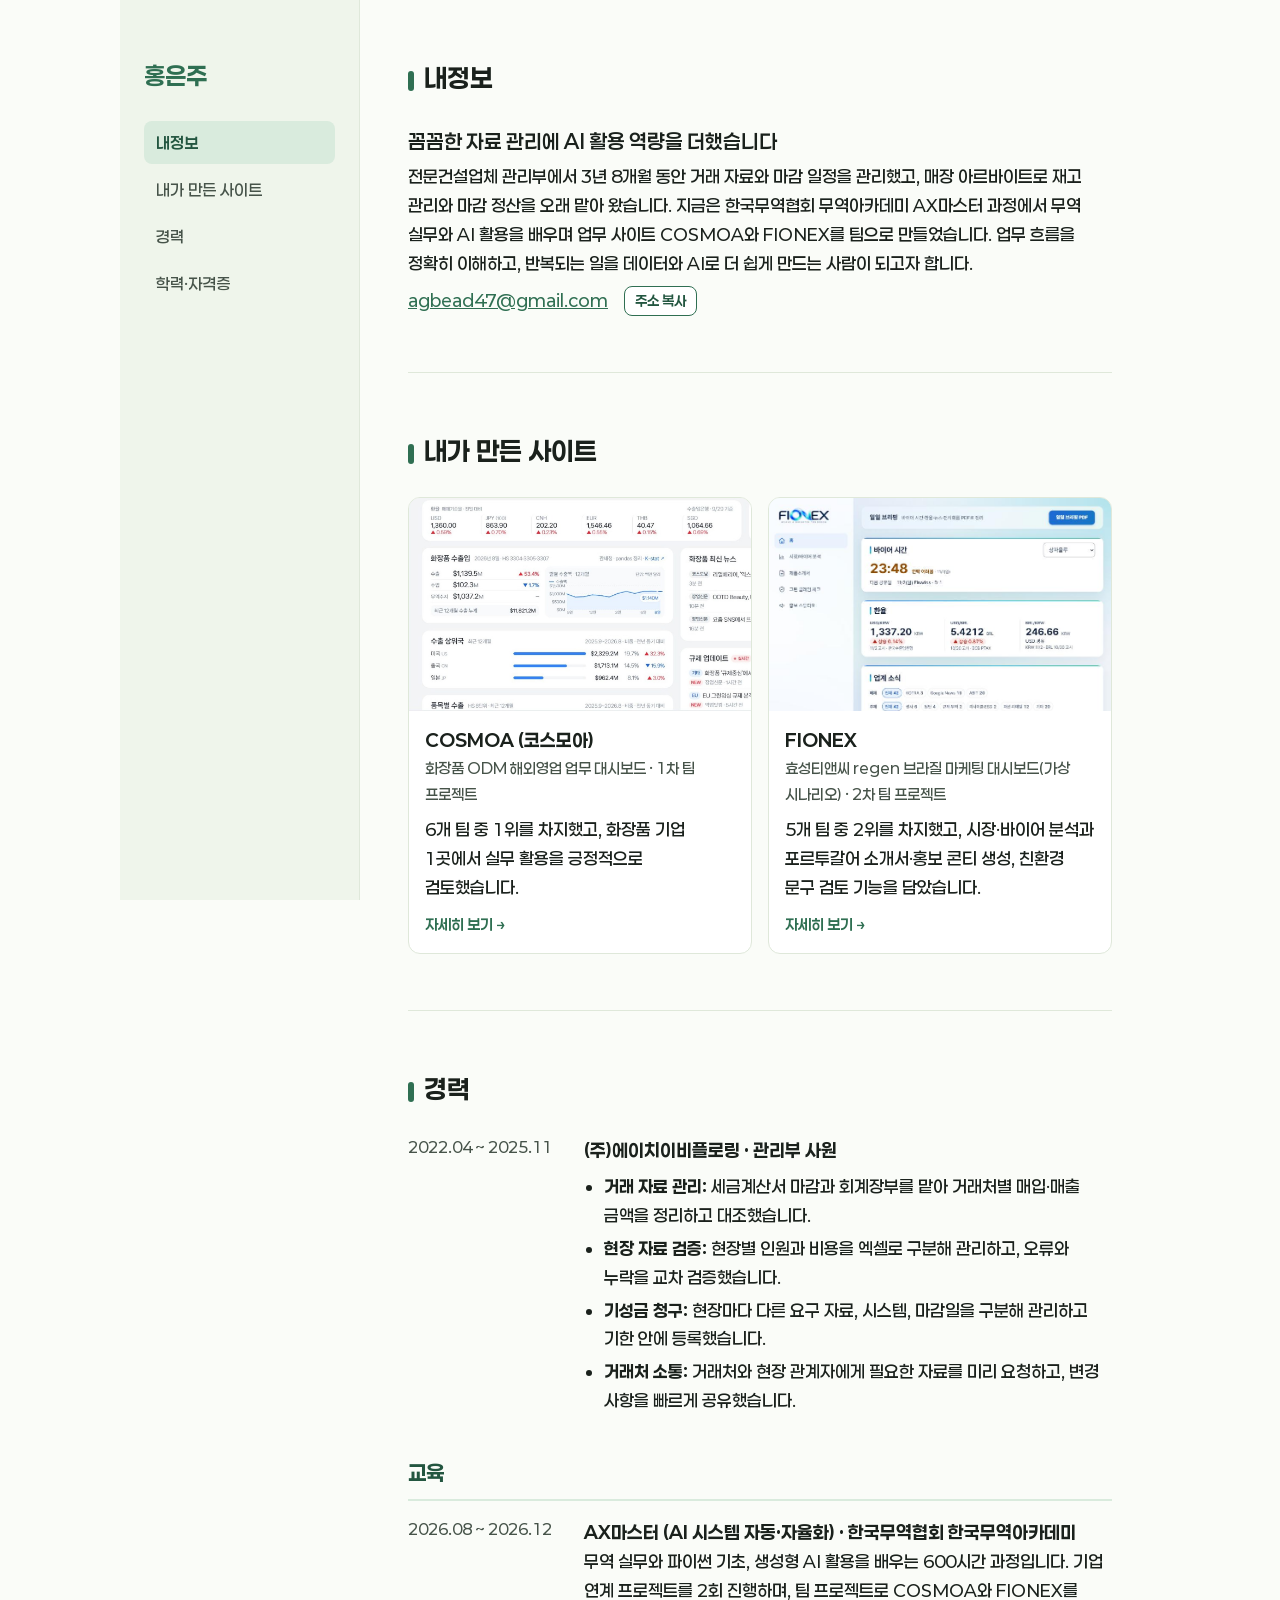
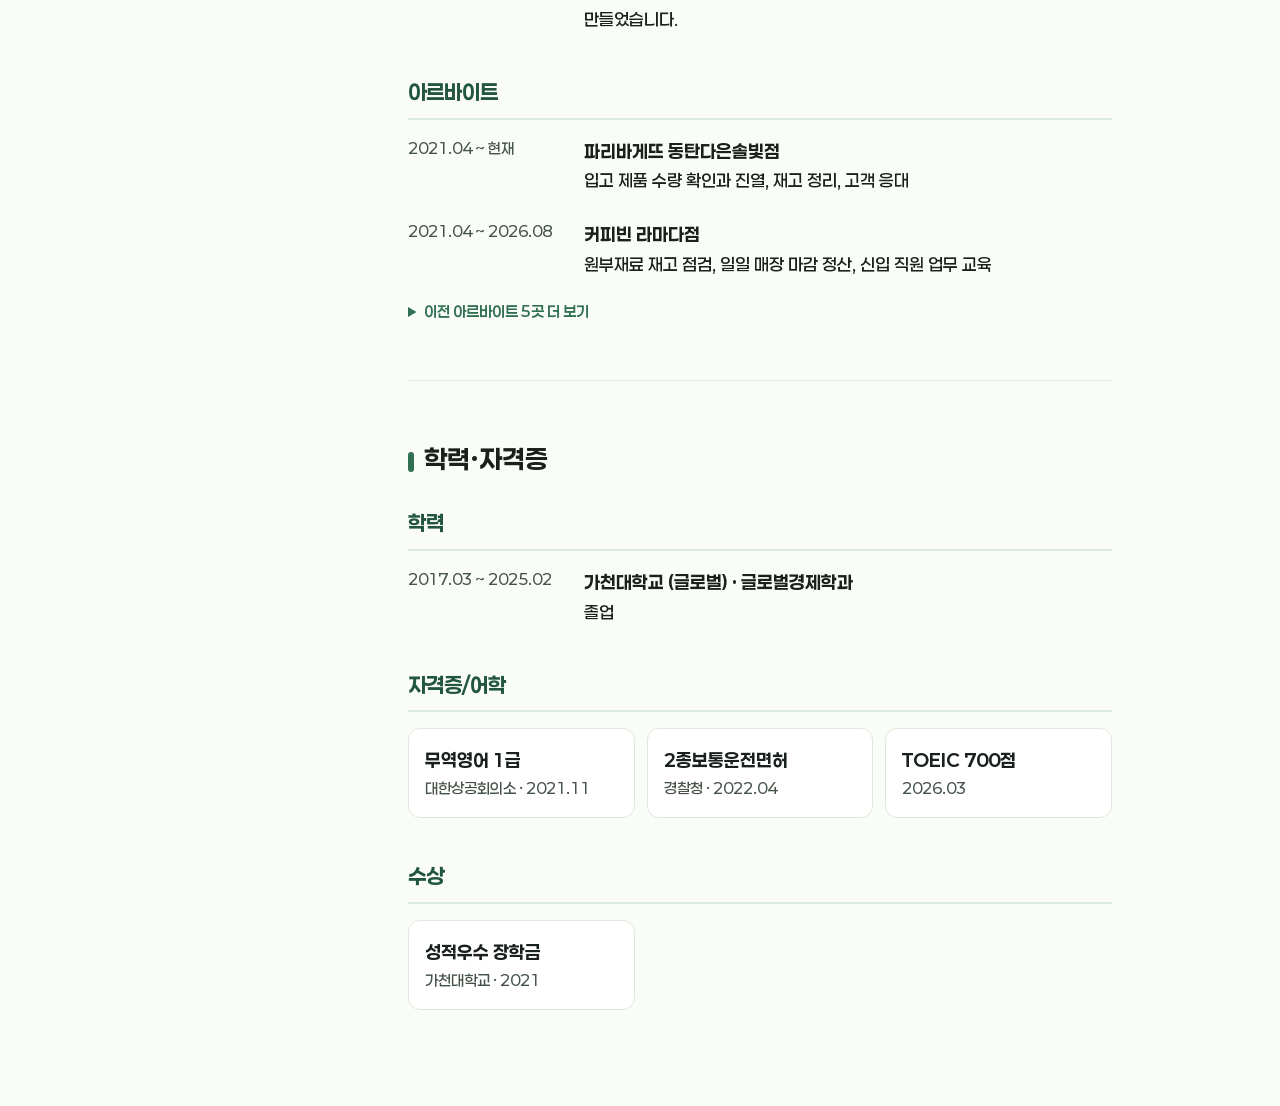
<file: index.html>
<!doctype html>
<html lang="ko">
<head>
  <meta charset="utf-8">
  <meta name="viewport" content="width=device-width, initial-scale=1">
  <title>홍은주 포트폴리오</title>
  <meta name="description" content="홍은주의 소개, 경력, 자격증과 어학, 직접 만든 사이트를 담은 포트폴리오입니다.">
  <link rel="stylesheet" href="style.css">
</head>
<body>
  <div class="layout">
    <header class="sidebar">
      <a class="name" href="#about">홍은주</a>
      <nav class="nav" aria-label="메뉴">
        <a href="#about">내정보</a>
        <a href="#sites">내가 만든 사이트</a>
        <a href="#career">경력</a>
        <a href="#certificates">학력·자격증</a>
      </nav>
    </header>

    <main>
      <section id="about">
        <h2>내정보</h2>
        <div class="profile">
          <!-- 사진을 넣으려면 images/profile.jpg로 저장하고 이 자리에 <img class="photo" src="images/profile.jpg" alt="홍은주 사진"> 을 넣어주세요 -->
          <div>
            <p class="headline">꼼꼼한 자료 관리에 AI 활용 역량을 더했습니다</p>
            <p>전문건설업체 관리부에서 3년 8개월 동안 거래 자료와 마감 일정을 관리했고, 매장 아르바이트로 재고 관리와 마감 정산을 오래 맡아 왔습니다. 지금은 한국무역협회 무역아카데미 AX마스터 과정에서 무역 실무와 AI 활용을 배우며 업무 사이트 COSMOA와 FIONEX를 팀으로 만들었습니다. 업무 흐름을 정확히 이해하고, 반복되는 일을 데이터와 AI로 더 쉽게 만드는 사람이 되고자 합니다.</p>
            <div class="contact">
              <a href="mailto:agbead47@gmail.com">agbead47@gmail.com</a>
              <button class="copy-email" type="button" data-email="agbead47@gmail.com" aria-live="polite">주소 복사</button>
            </div>
          </div>
        </div>
      </section>

      <section id="sites">
        <h2>내가 만든 사이트</h2>
        <div class="sites">
          <!--
            사이트를 추가하려면 sites 폴더의 상세 페이지를 복사해 내용을 바꾸고, 아래 site 묶음도 복사해 href를 연결하세요.
            캡처 화면은 images/sites/에 저장해 img의 src를 바꿔주세요.
          -->
          <a class="site" href="sites/cosmoa.html">
            <img class="thumb" src="images/sites/cosmoa.jpg" alt="COSMOA 홈 화면">
            <div class="site-body">
              <h3>COSMOA (코스모아)</h3>
              <p class="muted">화장품 ODM 해외영업 업무 대시보드 · 1차 팀 프로젝트</p>
              <p class="site-text">6개 팀 중 1위를 차지했고, 화장품 기업 1곳에서 실무 활용을 긍정적으로 검토했습니다.</p>
              <p class="site-more">자세히 보기 →</p>
            </div>
          </a>
          <a class="site" href="sites/fionex.html">
            <img class="thumb" src="images/sites/fionex.jpg" alt="FIONEX 홈 화면">
            <div class="site-body">
              <h3>FIONEX</h3>
              <p class="muted">효성티앤씨 regen 브라질 마케팅 대시보드(가상 시나리오) · 2차 팀 프로젝트</p>
              <p class="site-text">5개 팀 중 2위를 차지했고, 시장·바이어 분석과 포르투갈어 소개서·홍보 콘티 생성, 친환경 문구 검토 기능을 담았습니다.</p>
              <p class="site-more">자세히 보기 →</p>
            </div>
          </a>
        </div>
      </section>

      <section id="career">
        <h2>경력</h2>
        <div class="career">
          <!-- 경력을 추가하려면 career-item 묶음을 복사하세요 -->
          <div class="career-item">
            <p class="muted">2022.04 ~ 2025.11</p>
            <div>
              <h3>(주)에이치이비플로링 · 관리부 사원</h3>
              <ul class="career-points">
                <li><strong>거래 자료 관리:</strong> 세금계산서 마감과 회계장부를 맡아 거래처별 매입·매출 금액을 정리하고 대조했습니다.</li>
                <li><strong>현장 자료 검증:</strong> 현장별 인원과 비용을 엑셀로 구분해 관리하고, 오류와 누락을 교차 검증했습니다.</li>
                <li><strong>기성금 청구:</strong> 현장마다 다른 요구 자료, 시스템, 마감일을 구분해 관리하고 기한 안에 등록했습니다.</li>
                <li><strong>거래처 소통:</strong> 거래처와 현장 관계자에게 필요한 자료를 미리 요청하고, 변경 사항을 빠르게 공유했습니다.</li>
              </ul>
            </div>
          </div>
        </div>

        <div class="group">
          <h3 class="group-title">교육</h3>
          <div class="career-item">
            <p class="muted">2026.08 ~ 2026.12</p>
            <div>
              <h3>AX마스터 (AI 시스템 자동·자율화) · 한국무역협회 한국무역아카데미</h3>
              <p>무역 실무와 파이썬 기초, 생성형 AI 활용을 배우는 600시간 과정입니다. 기업 연계 프로젝트를 2회 진행하며, 팀 프로젝트로 COSMOA와 FIONEX를 만들었습니다.</p>
            </div>
          </div>
        </div>

        <div class="group">
          <h3 class="group-title">아르바이트</h3>
          <div class="career">
            <div class="career-item">
              <p class="muted">2021.04 ~ 현재</p>
              <div>
                <h3>파리바게뜨 동탄다은솔빛점</h3>
                <p>입고 제품 수량 확인과 진열, 재고 정리, 고객 응대</p>
              </div>
            </div>
            <div class="career-item">
              <p class="muted">2021.04 ~ 2026.08</p>
              <div>
                <h3>커피빈 라마다점</h3>
                <p>원부재료 재고 점검, 일일 매장 마감 정산, 신입 직원 업무 교육</p>
              </div>
            </div>
          </div>
          <details class="more-career">
            <summary>이전 아르바이트 5곳 더 보기</summary>
            <div class="career">
            <div class="career-item">
              <p class="muted">2021.03 ~ 2022.04</p>
              <div>
                <h3>데일리 PC방</h3>
                <p>식음료 재고 정리와 소진 품목 보충, 매장 마감 정산, 고객 응대</p>
              </div>
            </div>
            <div class="career-item">
              <p class="muted">2020.09 ~ 2021.03</p>
              <div>
                <h3>포박 센트럴파크점</h3>
                <p>홀 운영과 주문 관리, 매장 정리, 고객 응대</p>
              </div>
            </div>
            <div class="career-item">
              <p class="muted">2019.08 ~ 2021.03</p>
              <div>
                <h3>가장맛있는 족발 동탄북광장점</h3>
                <p>주문 접수와 포장 출고, 홀 운영 지원, 고객 응대</p>
              </div>
            </div>
            <div class="career-item">
              <p class="muted">2017.08 ~ 2019.07</p>
              <div>
                <h3>아이탐스 PC방</h3>
                <p>식음료 재고 정리와 보충, 매장 관리, 고객 응대</p>
              </div>
            </div>
            <div class="career-item">
              <p class="muted">2016.11 ~ 2017.08</p>
              <div>
                <h3>오구쌀피자</h3>
                <p>식재료 입고 확인과 선입선출 관리, 제품 제조, 주방 위생관리</p>
              </div>
            </div>
            </div>
          </details>
        </div>
      </section>

      <section id="certificates">
        <h2>학력·자격증</h2>
        <div class="group">
          <h3 class="group-title">학력</h3>
          <div class="career-item">
            <p class="muted">2017.03 ~ 2025.02</p>
            <div>
              <h3>가천대학교 (글로벌) · 글로벌경제학과</h3>
              <p>졸업</p>
            </div>
          </div>
        </div>

        <div class="group">
          <h3 class="group-title">자격증/어학</h3>
          <div class="cards">
            <!-- 항목을 추가하려면 card 묶음을 복사하세요 -->
            <div class="card">
              <h3>무역영어 1급</h3>
              <p class="muted">대한상공회의소 · 2021.11</p>
            </div>
            <div class="card">
              <h3>2종보통운전면허</h3>
              <p class="muted">경찰청 · 2022.04</p>
            </div>
            <div class="card">
              <h3>TOEIC 700점</h3>
              <p class="muted">2026.03</p>
            </div>
          </div>
        </div>

        <div class="group">
          <h3 class="group-title">수상</h3>
          <div class="cards">
            <div class="card">
              <h3>성적우수 장학금</h3>
              <p class="muted">가천대학교 · 2021</p>
            </div>
          </div>
        </div>
      </section>
    </main>
  </div>

  <script src="script.js"></script>
</body>
</html>
</file>
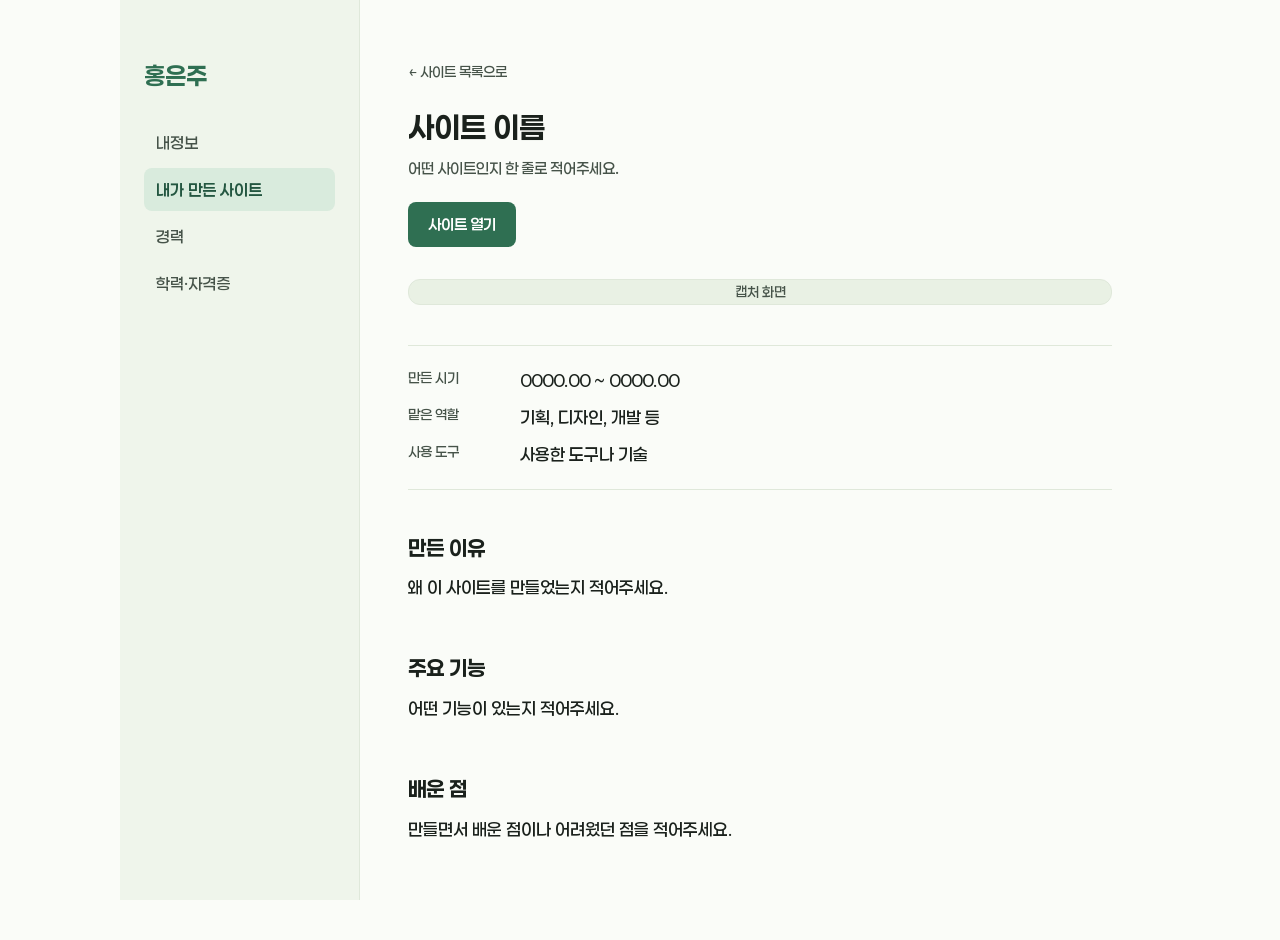
<file: drafts/site1.html>
<!doctype html>
<html lang="ko">
<head>
  <meta charset="utf-8">
  <meta name="viewport" content="width=device-width, initial-scale=1">
  <title>사이트 이름 | 홍은주 포트폴리오</title>
  <meta name="description" content="어떤 사이트인지 한 줄로 적어주세요.">
  <link rel="stylesheet" href="../style.css">
</head>
<body>
  <div class="layout">
    <header class="sidebar">
      <a class="name" href="../index.html">홍은주</a>
      <nav class="nav" aria-label="메뉴">
        <a href="../index.html#about">내정보</a>
        <a class="active" href="../index.html#sites" aria-current="true">내가 만든 사이트</a>
        <a href="../index.html#career">경력</a>
        <a href="../index.html#certificates">학력·자격증</a>
      </nav>
    </header>

    <main>
      <a class="back" href="../index.html#sites">← 사이트 목록으로</a>

      <h1>사이트 이름</h1>
      <p class="muted detail-summary">어떤 사이트인지 한 줄로 적어주세요.</p>
      <!-- href에 실제 사이트 주소를 넣어주세요 -->
      <a class="button" href="#" target="_blank" rel="noopener">사이트 열기</a>

      <!-- 캡처 화면이 준비되면 아래 줄을 <img class="thumb detail-image" src="../images/sites/site1.jpg" alt="사이트 이름 화면"> 으로 바꿔주세요 -->
      <div class="thumb detail-image">캡처 화면</div>

      <dl class="detail-info">
        <dt>만든 시기</dt>
        <dd>0000.00 ~ 0000.00</dd>
        <dt>맡은 역할</dt>
        <dd>기획, 디자인, 개발 등</dd>
        <dt>사용 도구</dt>
        <dd>사용한 도구나 기술</dd>
      </dl>

      <div class="detail-text">
        <div>
          <h2>만든 이유</h2>
          <p>왜 이 사이트를 만들었는지 적어주세요.</p>
        </div>
        <div>
          <h2>주요 기능</h2>
          <p>어떤 기능이 있는지 적어주세요.</p>
        </div>
        <div>
          <h2>배운 점</h2>
          <p>만들면서 배운 점이나 어려웠던 점을 적어주세요.</p>
        </div>
      </div>
    </main>
  </div>

  <script src="../script.js"></script>
</body>
</html>
</file>
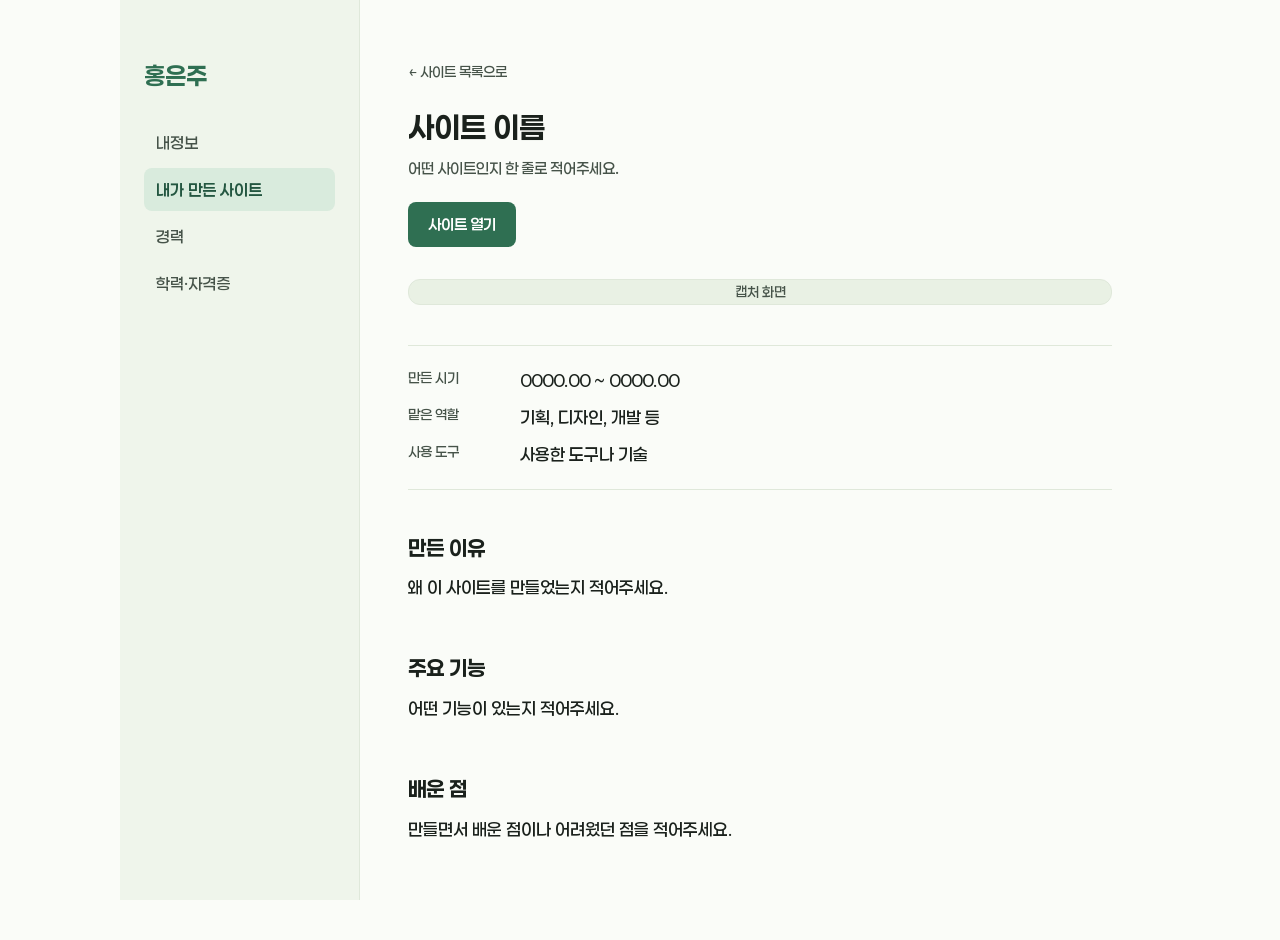
<file: drafts/site2.html>
<!doctype html>
<html lang="ko">
<head>
  <meta charset="utf-8">
  <meta name="viewport" content="width=device-width, initial-scale=1">
  <title>사이트 이름 | 홍은주 포트폴리오</title>
  <meta name="description" content="어떤 사이트인지 한 줄로 적어주세요.">
  <link rel="stylesheet" href="../style.css">
</head>
<body>
  <div class="layout">
    <header class="sidebar">
      <a class="name" href="../index.html">홍은주</a>
      <nav class="nav" aria-label="메뉴">
        <a href="../index.html#about">내정보</a>
        <a class="active" href="../index.html#sites" aria-current="true">내가 만든 사이트</a>
        <a href="../index.html#career">경력</a>
        <a href="../index.html#certificates">학력·자격증</a>
      </nav>
    </header>

    <main>
      <a class="back" href="../index.html#sites">← 사이트 목록으로</a>

      <h1>사이트 이름</h1>
      <p class="muted detail-summary">어떤 사이트인지 한 줄로 적어주세요.</p>
      <!-- href에 실제 사이트 주소를 넣어주세요 -->
      <a class="button" href="#" target="_blank" rel="noopener">사이트 열기</a>

      <!-- 캡처 화면이 준비되면 아래 줄을 <img class="thumb detail-image" src="../images/sites/site2.jpg" alt="사이트 이름 화면"> 으로 바꿔주세요 -->
      <div class="thumb detail-image">캡처 화면</div>

      <dl class="detail-info">
        <dt>만든 시기</dt>
        <dd>0000.00 ~ 0000.00</dd>
        <dt>맡은 역할</dt>
        <dd>기획, 디자인, 개발 등</dd>
        <dt>사용 도구</dt>
        <dd>사용한 도구나 기술</dd>
      </dl>

      <div class="detail-text">
        <div>
          <h2>만든 이유</h2>
          <p>왜 이 사이트를 만들었는지 적어주세요.</p>
        </div>
        <div>
          <h2>주요 기능</h2>
          <p>어떤 기능이 있는지 적어주세요.</p>
        </div>
        <div>
          <h2>배운 점</h2>
          <p>만들면서 배운 점이나 어려웠던 점을 적어주세요.</p>
        </div>
      </div>
    </main>
  </div>

  <script src="../script.js"></script>
</body>
</html>
</file>
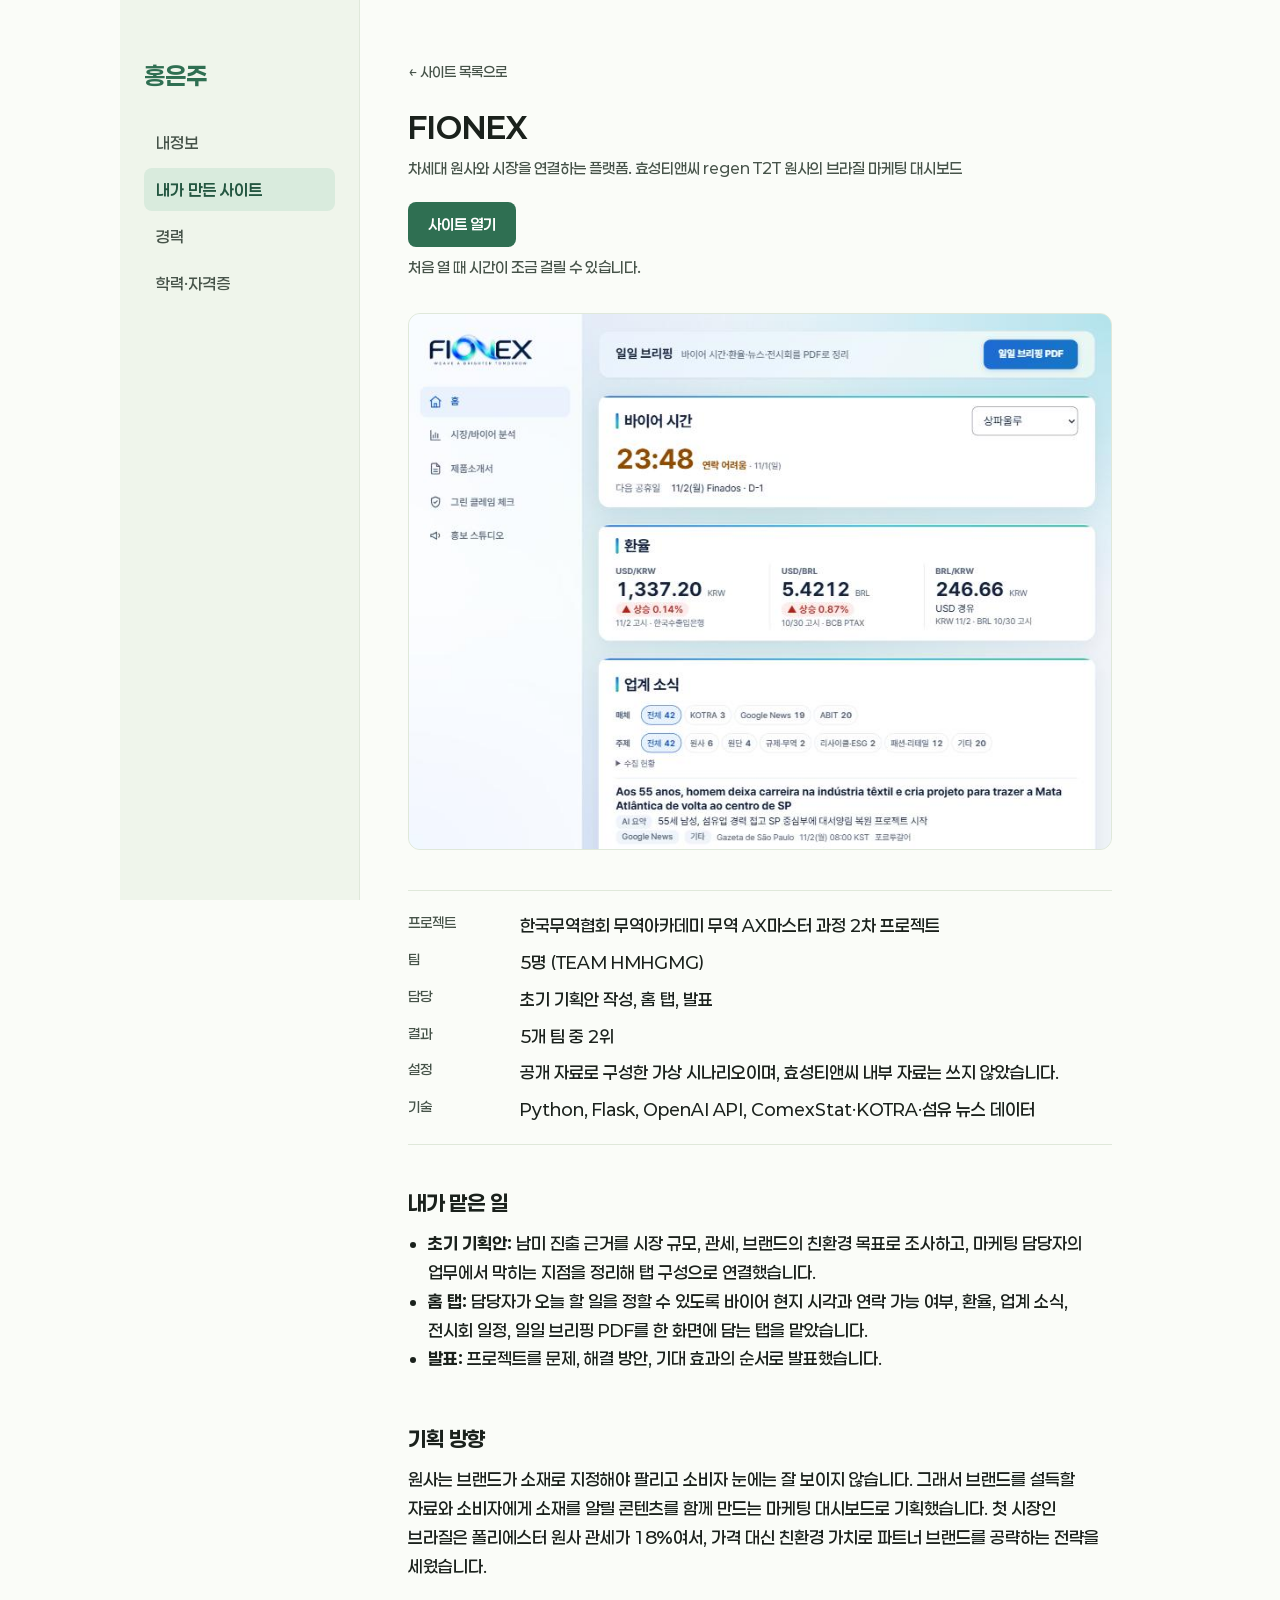
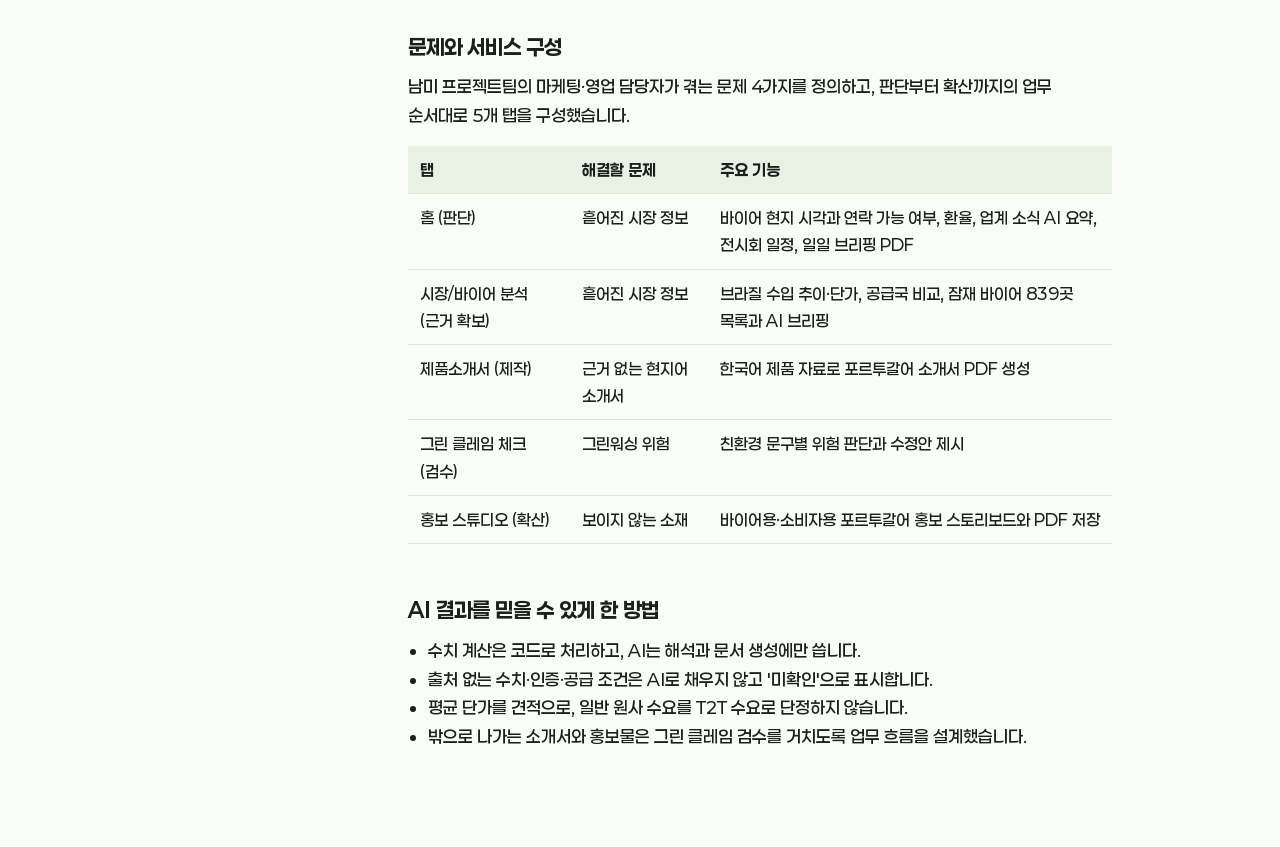
<file: sites/fionex.html>
<!doctype html>
<html lang="ko">
<head>
  <meta charset="utf-8">
  <meta name="viewport" content="width=device-width, initial-scale=1">
  <title>FIONEX | 홍은주 포트폴리오</title>
  <meta name="description" content="효성티앤씨 regen T2T 원사를 브라질에 알리는 가상 시나리오로 만든 마케팅 대시보드 FIONEX 프로젝트 소개입니다.">
  <link rel="stylesheet" href="../style.css">
</head>
<body>
  <div class="layout">
    <header class="sidebar">
      <a class="name" href="../index.html">홍은주</a>
      <nav class="nav" aria-label="메뉴">
        <a href="../index.html#about">내정보</a>
        <a class="active" href="../index.html#sites" aria-current="true">내가 만든 사이트</a>
        <a href="../index.html#career">경력</a>
        <a href="../index.html#certificates">학력·자격증</a>
      </nav>
    </header>

    <main>
      <a class="back" href="../index.html#sites">← 사이트 목록으로</a>

      <h1>FIONEX</h1>
      <p class="muted detail-summary">차세대 원사와 시장을 연결하는 플랫폼. 효성티앤씨 regen T2T 원사의 브라질 마케팅 대시보드</p>
      <a class="button" href="https://fionex.onrender.com/" target="_blank" rel="noopener">사이트 열기</a>
      <p class="muted detail-note">처음 열 때 시간이 조금 걸릴 수 있습니다.</p>

      <img class="thumb detail-image" src="../images/sites/fionex.jpg" alt="FIONEX 홈 화면">

      <dl class="detail-info">
        <dt>프로젝트</dt>
        <dd>한국무역협회 무역아카데미 무역 AX마스터 과정 2차 프로젝트</dd>
        <dt>팀</dt>
        <dd>5명 (TEAM HMHGMG)</dd>
        <dt>담당</dt>
        <dd>초기 기획안 작성, 홈 탭, 발표</dd>
        <dt>결과</dt>
        <dd>5개 팀 중 2위</dd>
        <dt>설정</dt>
        <dd>공개 자료로 구성한 가상 시나리오이며, 효성티앤씨 내부 자료는 쓰지 않았습니다.</dd>
        <dt>기술</dt>
        <dd>Python, Flask, OpenAI API, ComexStat·KOTRA·섬유 뉴스 데이터</dd>
      </dl>

      <div class="detail-text">
        <div>
          <h2>내가 맡은 일</h2>
          <ul>
            <li><strong>초기 기획안:</strong> 남미 진출 근거를 시장 규모, 관세, 브랜드의 친환경 목표로 조사하고, 마케팅 담당자의 업무에서 막히는 지점을 정리해 탭 구성으로 연결했습니다.</li>
            <li><strong>홈 탭:</strong> 담당자가 오늘 할 일을 정할 수 있도록 바이어 현지 시각과 연락 가능 여부, 환율, 업계 소식, 전시회 일정, 일일 브리핑 PDF를 한 화면에 담는 탭을 맡았습니다.</li>
            <li><strong>발표:</strong> 프로젝트를 문제, 해결 방안, 기대 효과의 순서로 발표했습니다.</li>
          </ul>
        </div>

        <div>
          <h2>기획 방향</h2>
          <p>원사는 브랜드가 소재로 지정해야 팔리고 소비자 눈에는 잘 보이지 않습니다. 그래서 브랜드를 설득할 자료와 소비자에게 소재를 알릴 콘텐츠를 함께 만드는 마케팅 대시보드로 기획했습니다. 첫 시장인 브라질은 폴리에스터 원사 관세가 18%여서, 가격 대신 친환경 가치로 파트너 브랜드를 공략하는 전략을 세웠습니다.</p>
        </div>

        <div>
          <h2>문제와 서비스 구성</h2>
          <p>남미 프로젝트팀의 마케팅·영업 담당자가 겪는 문제 4가지를 정의하고, 판단부터 확산까지의 업무 순서대로 5개 탭을 구성했습니다.</p>
          <div class="table-wrap">
            <table class="detail-table">
              <thead>
                <tr>
                  <th scope="col">탭</th>
                  <th scope="col">해결할 문제</th>
                  <th scope="col">주요 기능</th>
                </tr>
              </thead>
              <tbody>
                <tr>
                  <td>홈 (판단)</td>
                  <td>흩어진 시장 정보</td>
                  <td>바이어 현지 시각과 연락 가능 여부, 환율, 업계 소식 AI 요약, 전시회 일정, 일일 브리핑 PDF</td>
                </tr>
                <tr>
                  <td>시장/바이어 분석 (근거 확보)</td>
                  <td>흩어진 시장 정보</td>
                  <td>브라질 수입 추이·단가, 공급국 비교, 잠재 바이어 839곳 목록과 AI 브리핑</td>
                </tr>
                <tr>
                  <td>제품소개서 (제작)</td>
                  <td>근거 없는 현지어 소개서</td>
                  <td>한국어 제품 자료로 포르투갈어 소개서 PDF 생성</td>
                </tr>
                <tr>
                  <td>그린 클레임 체크 (검수)</td>
                  <td>그린워싱 위험</td>
                  <td>친환경 문구별 위험 판단과 수정안 제시</td>
                </tr>
                <tr>
                  <td>홍보 스튜디오 (확산)</td>
                  <td>보이지 않는 소재</td>
                  <td>바이어용·소비자용 포르투갈어 홍보 스토리보드와 PDF 저장</td>
                </tr>
              </tbody>
            </table>
          </div>
        </div>

        <div>
          <h2>AI 결과를 믿을 수 있게 한 방법</h2>
          <ul>
            <li>수치 계산은 코드로 처리하고, AI는 해석과 문서 생성에만 씁니다.</li>
            <li>출처 없는 수치·인증·공급 조건은 AI로 채우지 않고 '미확인'으로 표시합니다.</li>
            <li>평균 단가를 견적으로, 일반 원사 수요를 T2T 수요로 단정하지 않습니다.</li>
            <li>밖으로 나가는 소개서와 홍보물은 그린 클레임 검수를 거치도록 업무 흐름을 설계했습니다.</li>
          </ul>
        </div>
      </div>
    </main>
  </div>

  <script src="../script.js"></script>
</body>
</html>
</file>
<file: style.css>
/* Paperlogy © 2024 PT&, SIL Open Font License 1.1 (https://scripts.sil.org/OFL) */
@font-face {
  font-family: Paperlogy;
  src: url("fonts/Paperlogy-5Medium.woff2") format("woff2");
  font-weight: 500;
  font-display: swap;
}

@font-face {
  font-family: Paperlogy;
  src: url("fonts/Paperlogy-6SemiBold.woff2") format("woff2");
  font-weight: 600;
  font-display: swap;
}

@font-face {
  font-family: Paperlogy;
  src: url("fonts/Paperlogy-7Bold.woff2") format("woff2");
  font-weight: 700;
  font-display: swap;
}

:root {
  --bg: #fafcf8;
  --sidebar: #eff5eb;
  --text: #1a211c;
  --muted: #465349;
  --line: #dfe8da;
  --soft: #e9f1e4;
  --accent: #2f6f52;
  --accent-dark: #235640;
  --accent-soft: #d9ebdd;
}

* { box-sizing: border-box; }

body {
  margin: 0;
  background: var(--bg);
  color: var(--text);
  font-family: Paperlogy, "Malgun Gothic", system-ui, sans-serif;
  font-size: 17px;
  font-weight: 500;
  line-height: 1.7;
  word-break: keep-all;
}

a { color: inherit; }

.layout {
  display: grid;
  grid-template-columns: 240px minmax(0, 1fr);
  max-width: 1040px;
  margin: 0 auto;
}

/* 메뉴 */
.sidebar {
  position: sticky;
  top: 0;
  height: 100vh;
  padding: 56px 24px;
  border-right: 1px solid var(--line);
  background: var(--sidebar);
}

.name {
  display: block;
  margin-bottom: 24px;
  color: var(--accent);
  font-size: 24px;
  font-weight: 700;
  text-decoration: none;
}

.nav {
  display: flex;
  flex-direction: column;
  gap: 4px;
}

.nav a {
  padding: 8px 12px;
  border-radius: 8px;
  color: var(--muted);
  font-size: 16px;
  text-decoration: none;
  white-space: nowrap;
}

.nav a:hover { background: var(--accent-soft); }

.nav a.active {
  background: var(--accent-soft);
  color: var(--accent-dark);
  font-weight: 600;
}

/* 내용 */
main { padding: 56px 48px 96px; }

section {
  padding-bottom: 56px;
  scroll-margin-top: 32px;
}

section + section {
  padding-top: 56px;
  border-top: 1px solid var(--line);
}

section:last-child { padding-bottom: 0; }

h1 {
  margin: 0 0 8px;
  font-size: 30px;
  font-weight: 700;
  line-height: 1.35;
}

h2 {
  margin: 0 0 24px;
  font-size: 26px;
  font-weight: 700;
}

section > h2::before {
  content: "";
  display: inline-block;
  width: 6px;
  height: 20px;
  margin-right: 10px;
  border-radius: 3px;
  background: var(--accent);
  vertical-align: -3px;
}

h3 {
  margin: 0;
  font-size: 18px;
  font-weight: 700;
}

p { margin: 0; }

.muted {
  color: var(--muted);
  font-size: 15px;
}

.group { margin-top: 40px; }

h2 + .group { margin-top: 0; }

.group-title {
  margin-bottom: 16px;
  padding-bottom: 8px;
  border-bottom: 2px solid var(--accent-soft);
  color: var(--accent-dark);
  font-size: 21px;
  font-weight: 700;
}

/* 내정보 */
.profile {
  display: flex;
  gap: 24px;
  align-items: center;
}

.photo {
  display: grid;
  flex: none;
  place-items: center;
  width: 112px;
  height: 112px;
  border-radius: 50%;
  background: var(--soft);
  color: var(--muted);
  font-size: 14px;
  object-fit: cover;
}

.headline {
  margin-bottom: 4px;
  font-size: 20px;
  font-weight: 600;
}

.contact {
  display: flex;
  flex-wrap: wrap;
  gap: 4px 16px;
  align-items: center;
  margin-top: 8px;
}

.contact a { color: var(--accent); }

.copy-email {
  padding: 2px 10px;
  border: 1px solid var(--accent);
  border-radius: 8px;
  background: #fff;
  color: var(--accent-dark);
  font: inherit;
  font-size: 14px;
  font-weight: 600;
  cursor: pointer;
}

.copy-email:hover { background: var(--accent-soft); }

.copy-email:focus-visible {
  outline: 2px solid var(--accent);
  outline-offset: 2px;
}

/* 경력 */
.career { display: grid; gap: 24px; }

.career-item {
  display: grid;
  grid-template-columns: 160px minmax(0, 1fr);
  gap: 16px;
}

.career-points {
  margin: 6px 0 0;
  padding-left: 20px;
}

.career-points li + li { margin-top: 4px; }

.more-career { margin-top: 20px; }

.more-career summary {
  color: var(--accent);
  font-size: 15px;
  font-weight: 600;
  cursor: pointer;
}

.more-career .career { margin-top: 16px; }

/* 자격증/어학 */
.cards {
  display: grid;
  grid-template-columns: repeat(auto-fill, minmax(220px, 1fr));
  gap: 12px;
}

.card {
  padding: 16px;
  border: 1px solid var(--line);
  border-radius: 12px;
  background: #fff;
}

/* 내가 만든 사이트 */
.sites {
  display: grid;
  grid-template-columns: repeat(auto-fill, minmax(280px, 1fr));
  gap: 16px;
}

.site {
  display: block;
  overflow: hidden;
  border: 1px solid var(--line);
  border-radius: 12px;
  background: #fff;
  text-decoration: none;
  transition: border-color .15s;
}

a.site:hover { border-color: var(--accent); }

.site-text { margin-top: 8px; }

.site-more {
  margin-top: 10px;
  color: var(--accent);
  font-size: 15px;
  font-weight: 600;
}

.site:focus-visible,
.nav a:focus-visible,
.back:focus-visible,
.button:focus-visible {
  outline: 2px solid var(--accent);
  outline-offset: 2px;
}

.thumb {
  display: grid;
  place-items: center;
  width: 100%;
  aspect-ratio: 16 / 10;
  background: var(--soft);
  color: var(--muted);
  font-size: 14px;
  object-fit: cover;
  object-position: left top;
}

.site-body { padding: 14px 16px 16px; }

/* 사이트 상세 페이지 */
.back {
  display: inline-block;
  margin-bottom: 24px;
  color: var(--muted);
  font-size: 14px;
  text-decoration: none;
}

.back:hover { color: var(--accent); }

.detail-summary { margin-bottom: 20px; }

.button {
  display: inline-block;
  padding: 10px 20px;
  border-radius: 8px;
  background: var(--accent);
  color: #fff;
  font-size: 15px;
  font-weight: 600;
  text-decoration: none;
}

.button:hover { background: var(--accent-dark); }

.detail-note { margin-top: 8px; }

.detail-image {
  height: auto;
  aspect-ratio: auto;
  margin: 32px 0 40px;
  border: 1px solid var(--line);
  border-radius: 12px;
}

.detail-info {
  display: grid;
  grid-template-columns: 96px minmax(0, 1fr);
  gap: 8px 16px;
  margin: 0 0 40px;
  padding: 20px 0;
  border-top: 1px solid var(--line);
  border-bottom: 1px solid var(--line);
}

.detail-info dt {
  color: var(--muted);
  font-size: 14px;
}

.detail-info dd { margin: 0; }

.detail-text { display: grid; gap: 32px; }

.detail-text h2 {
  margin-bottom: 8px;
  font-size: 21px;
}

.detail-text ul {
  margin: 0;
  padding-left: 20px;
}

.detail-text {
  grid-template-columns: minmax(0, 1fr);
  gap: 48px;
}

.quote {
  margin: 16px 0 0;
  padding: 14px 18px;
  border-left: 3px solid var(--accent);
  background: var(--soft);
}

.quote cite {
  display: block;
  margin-top: 6px;
  color: var(--muted);
  font-size: 15px;
  font-style: normal;
}

.table-wrap {
  margin-top: 16px;
  overflow-x: auto;
}

.detail-table {
  width: 100%;
  border-collapse: collapse;
  font-size: 16px;
}

.detail-table th,
.detail-table td {
  padding: 10px 12px;
  border-bottom: 1px solid var(--line);
  text-align: left;
  vertical-align: top;
}

.detail-table th {
  background: var(--soft);
  font-weight: 700;
}

.flow {
  display: grid;
  grid-template-columns: repeat(5, minmax(0, 1fr));
  gap: 8px;
  margin: 16px 0 0;
  padding: 0;
  list-style: none;
}

.flow li { display: flex; }

.flow-button {
  display: flex;
  flex-direction: column;
  gap: 4px;
  width: 100%;
  padding: 12px;
  border: 1px solid var(--line);
  border-radius: 12px;
  background: #fff;
  color: var(--text);
  font: inherit;
  font-size: 15px;
  line-height: 1.5;
  text-align: left;
  cursor: pointer;
  transition: border-color .15s;
}

.flow-button:hover { border-color: var(--accent); }

.flow-button:focus-visible,
.image-popup-close:focus-visible {
  outline: 2px solid var(--accent);
  outline-offset: 2px;
}

.flow-title {
  font-size: 16px;
  font-weight: 700;
}

.flow-more {
  margin-top: auto;
  padding-top: 4px;
  color: var(--accent);
  font-weight: 600;
}

.flow-button.flow-mine {
  border-color: var(--accent);
  background: var(--accent-soft);
}

.flow-mine .flow-more { color: var(--accent-dark); }

.image-popup {
  width: min(860px, calc(100vw - 32px));
  max-height: calc(100dvh - 32px);
  padding: 12px;
  border: 0;
  border-radius: 12px;
  background: #fff;
  color: var(--text);
}

.image-popup::backdrop { background: rgba(20, 30, 24, .7); }

.image-popup-head {
  display: flex;
  align-items: center;
  justify-content: space-between;
  gap: 12px;
  margin-bottom: 8px;
}

.image-popup-caption {
  font-size: 18px;
  font-weight: 700;
}

.image-popup-close {
  flex: none;
  width: 40px;
  height: 40px;
  border: 0;
  border-radius: 8px;
  background: var(--soft);
  color: var(--text);
  font-size: 24px;
  line-height: 1;
  cursor: pointer;
}

.image-popup-close:hover { background: var(--accent-soft); }

.image-popup-image {
  display: block;
  width: 100%;
  height: auto;
  border-radius: 8px;
}

.columns {
  display: grid;
  grid-template-columns: repeat(3, minmax(0, 1fr));
  gap: 20px;
  margin-top: 16px;
}

.columns h3 { margin-bottom: 8px; }

.columns ul { font-size: 16px; }

.columns li + li { margin-top: 8px; }

.stack {
  display: grid;
  gap: 20px;
}

/* 폰 화면: 메뉴가 위쪽 가로 탭으로 바뀝니다 */
@media (max-width: 760px) {
  .layout { display: block; }

  .sidebar {
    z-index: 10;
    height: auto;
    padding: 12px 16px 8px;
    border-right: 0;
    border-bottom: 1px solid var(--line);
  }

  .name {
    margin-bottom: 8px;
    font-size: 18px;
  }

  .nav {
    flex-direction: row;
    margin: 0 -16px;
    padding: 0 16px;
    overflow-x: auto;
    scrollbar-width: none;
  }

  .nav::-webkit-scrollbar { display: none; }

  .nav a {
    padding: 6px 10px;
    font-size: 14px;
  }

  main { padding: 32px 16px 64px; }

  section {
    padding-bottom: 40px;
    scroll-margin-top: 112px;
  }

  section + section { padding-top: 40px; }

  h1 { font-size: 25px; }

  h2 {
    margin-bottom: 20px;
    font-size: 24px;
  }

  h3 { font-size: 17px; }

  .group-title { font-size: 20px; }

  .profile {
    flex-direction: column;
    text-align: center;
  }

  .contact { justify-content: center; }

  .career-item {
    grid-template-columns: minmax(0, 1fr);
    gap: 2px;
  }

  .back { margin-bottom: 16px; }

  .button {
    display: block;
    text-align: center;
  }

  .detail-image { margin: 24px 0 32px; }

  .detail-info { grid-template-columns: 72px minmax(0, 1fr); }

  .flow,
  .columns { grid-template-columns: minmax(0, 1fr); }

  .detail-table { font-size: 15px; }

  .detail-table th,
  .detail-table td { padding: 8px; }
}
</file>
